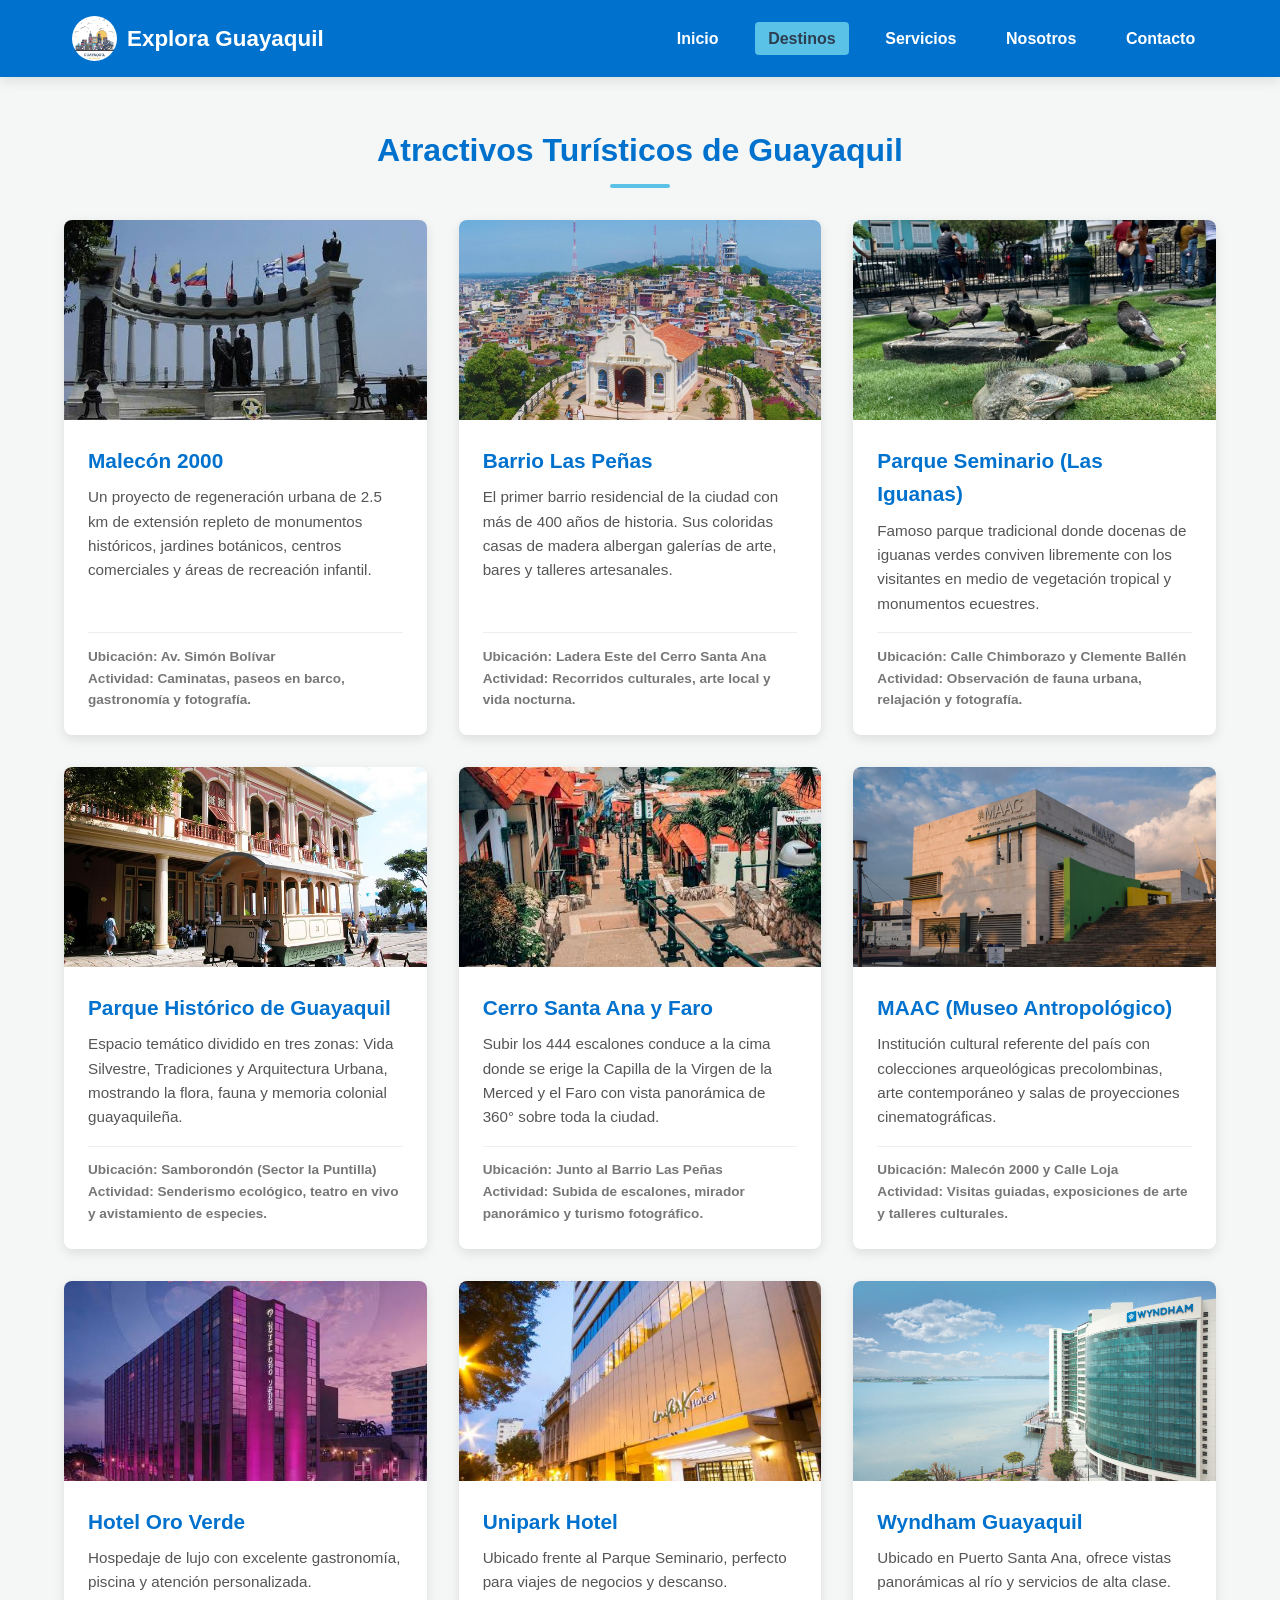
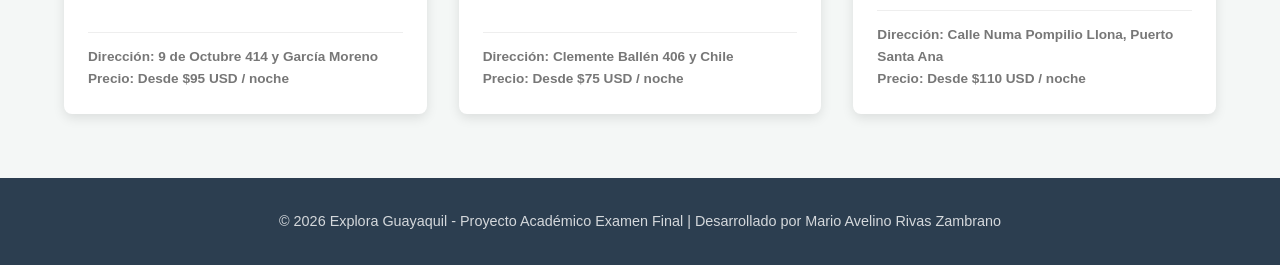
<file: destinos.html>
<!DOCTYPE html>
<html lang="es">
<head>
  <meta charset="UTF-8">
  <meta name="viewport" content="width=device-width, initial-scale=1.0">
  <title>Destinos - Explora Guayaquil</title>
  <link rel="stylesheet" href="css/style.css">
</head>
<body>

  <header>
    <nav class="navbar">
      <a href="index.html" class="logo-container">
        <img src="images/logo.jpeg" alt="Logo Explora Guayaquil">
        <h1>Explora Guayaquil</h1>
      </a>
      <ul class="nav-links">
        <li><a href="index.html">Inicio</a></li>
        <li><a href="destinos.html" class="active">Destinos</a></li>
        <li><a href="servicios.html">Servicios</a></li>
        <li><a href="nosotros.html">Nosotros</a></li>
        <li><a href="contactos.html">Contacto</a></li>
      </ul>
    </nav>
  </header>

  <main class="container">
    <h2 class="section-title">Atractivos Turísticos de Guayaquil</h2>
    
    <div class="grid-cards">
      <!-- Atractivo 1 -->
      <article class="card">
        <img src="images/malecon2000.jpg" alt="Malecón 2000">
        <div class="card-body">
          <h3>Malecón 2000</h3>
          <p>Un proyecto de regeneración urbana de 2.5 km de extensión repleto de monumentos históricos, jardines botánicos, centros comerciales y áreas de recreación infantil.</p>
          <div class="card-meta">
            <strong>Ubicación:</strong> Av. Simón Bolívar<br>
            <strong>Actividad:</strong> Caminatas, paseos en barco, gastronomía y fotografía.
          </div>
        </div>
      </article>

      <!-- Atractivo 2 -->
      <article class="card">
        <img src="images/laspenias.jpg" alt="Barrio Las Peñas">
        <div class="card-body">
          <h3>Barrio Las Peñas</h3>
          <p>El primer barrio residencial de la ciudad con más de 400 años de historia. Sus coloridas casas de madera albergan galerías de arte, bares y talleres artesanales.</p>
          <div class="card-meta">
            <strong>Ubicación:</strong> Ladera Este del Cerro Santa Ana<br>
            <strong>Actividad:</strong> Recorridos culturales, arte local y vida nocturna.
          </div>
        </div>
      </article>

      <!-- Atractivo 3 -->
      <article class="card">
        <img src="images/parqueiguana.jpg" alt="Parque Seminario">
        <div class="card-body">
          <h3>Parque Seminario (Las Iguanas)</h3>
          <p>Famoso parque tradicional donde docenas de iguanas verdes conviven libremente con los visitantes en medio de vegetación tropical y monumentos ecuestres.</p>
          <div class="card-meta">
            <strong>Ubicación:</strong> Calle Chimborazo y Clemente Ballén<br>
            <strong>Actividad:</strong> Observación de fauna urbana, relajación y fotografía.
          </div>
        </div>
      </article>

      <!-- Atractivo 4 -->
      <article class="card">
        <img src="images/parqueh.jpg" alt="Parque Histórico">
        <div class="card-body">
          <h3>Parque Histórico de Guayaquil</h3>
          <p>Espacio temático dividido en tres zonas: Vida Silvestre, Tradiciones y Arquitectura Urbana, mostrando la flora, fauna y memoria colonial guayaquileña.</p>
          <div class="card-meta">
            <strong>Ubicación:</strong> Samborondón (Sector la Puntilla)<br>
            <strong>Actividad:</strong> Senderismo ecológico, teatro en vivo y avistamiento de especies.
          </div>
        </div>
      </article>

      <!-- Atractivo 5 -->
      <article class="card">
        <img src="images/cerrosantaana.jpg" alt="Cerro Santa Ana y Faro">
        <div class="card-body">
          <h3>Cerro Santa Ana y Faro</h3>
          <p>Subir los 444 escalones conduce a la cima donde se erige la Capilla de la Virgen de la Merced y el Faro con vista panorámica de 360° sobre toda la ciudad.</p>
          <div class="card-meta">
            <strong>Ubicación:</strong> Junto al Barrio Las Peñas<br>
            <strong>Actividad:</strong> Subida de escalones, mirador panorámico y turismo fotográfico.
          </div>
        </div>
      </article>

      <!-- Atractivo 6 -->
      <article class="card">
        <img src="images/museoa.jpg" alt="Museo Antropológico y de Arte Contemporáneo">
        <div class="card-body">
          <h3>MAAC (Museo Antropológico)</h3>
          <p>Institución cultural referente del país con colecciones arqueológicas precolombinas, arte contemporáneo y salas de proyecciones cinematográficas.</p>
          <div class="card-meta">
            <strong>Ubicación:</strong> Malecón 2000 y Calle Loja<br>
            <strong>Actividad:</strong> Visitas guiadas, exposiciones de arte y talleres culturales.
          </div>
        </div>
      </article>

      <!-- Hotel 1 -->
      <article class="card">
        <img src="images/oroverde.jpg" alt="Hotel Oro Verde">
        <div class="card-body">
          <h3>Hotel Oro Verde</h3>
          <p>Hospedaje de lujo con excelente gastronomía, piscina y atención personalizada.</p>
          <div class="card-meta">
            <strong>Dirección:</strong> 9 de Octubre 414 y García Moreno<br>
            <strong>Precio:</strong> Desde $95 USD / noche
          </div>
        </div>
      </article>

      <!-- Hotel 2 -->
      <article class="card">
        <img src="images/unipark.jpg" alt="Unipark Hotel">
        <div class="card-body">
          <h3>Unipark Hotel</h3>
          <p>Ubicado frente al Parque Seminario, perfecto para viajes de negocios y descanso.</p>
          <div class="card-meta">
            <strong>Dirección:</strong> Clemente Ballén 406 y Chile<br>
            <strong>Precio:</strong> Desde $75 USD / noche
          </div>
        </div>
      </article>

      <!-- Hotel 3 -->
      <article class="card">
        <img src="images/hotelw.webp" alt="Wyndham Guayaquil">
        <div class="card-body">
          <h3>Wyndham Guayaquil</h3>
          <p>Ubicado en Puerto Santa Ana, ofrece vistas panorámicas al río y servicios de alta clase.</p>
          <div class="card-meta">
            <strong>Dirección:</strong> Calle Numa Pompilio Llona, Puerto Santa Ana<br>
            <strong>Precio:</strong> Desde $110 USD / noche
          </div>
        </div>
      </article>
    </div>
  </main>

  <footer>
    <p>&copy; 2026 Explora Guayaquil - Proyecto Académico Examen Final | Desarrollado por Mario Avelino Rivas Zambrano</p>
  </footer>

</body>
</html>
</file>
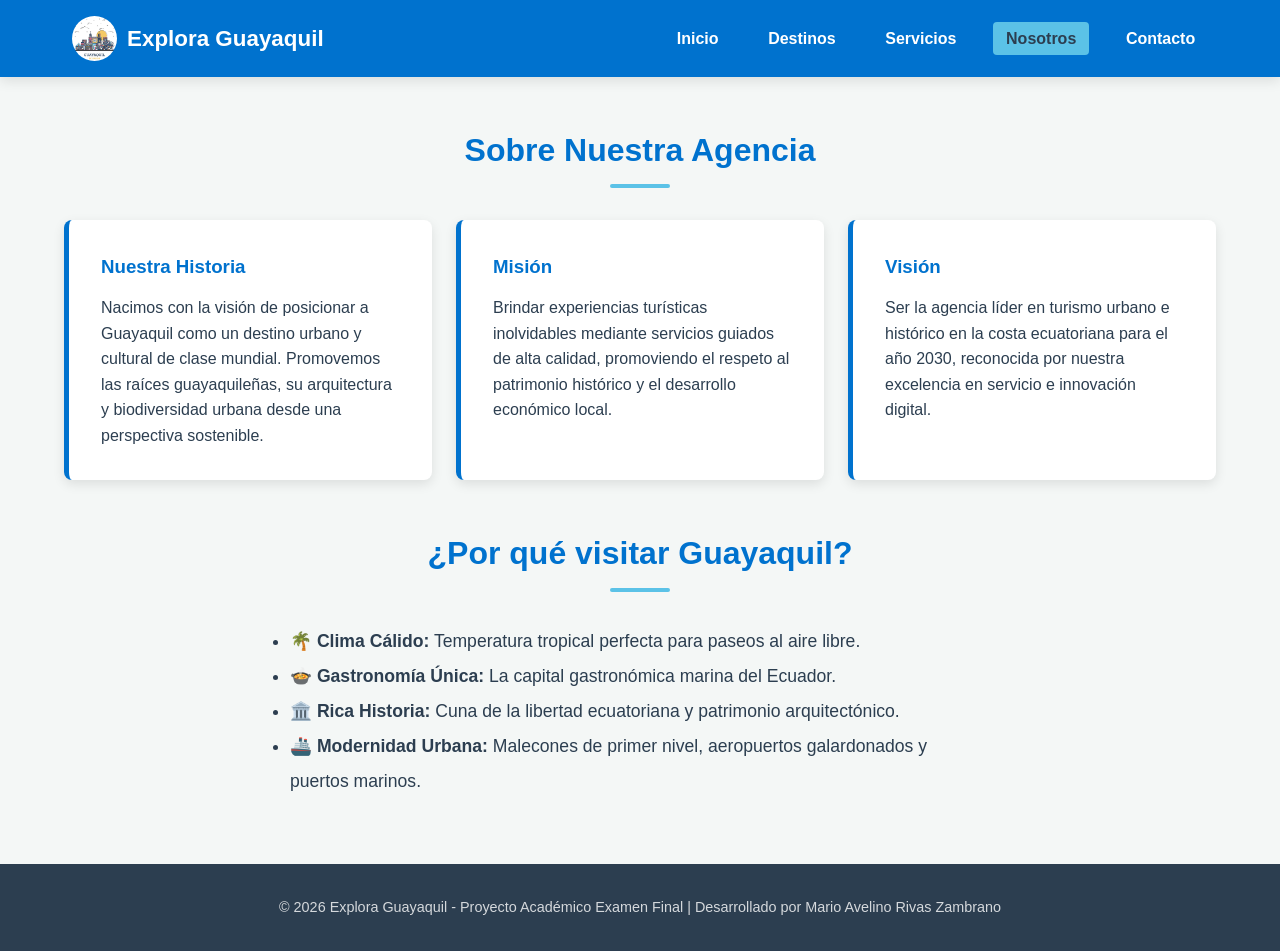
<file: nosotros.html>
<!DOCTYPE html>
<html lang="es">
<head>
  <meta charset="UTF-8">
  <meta name="viewport" content="width=device-width, initial-scale=1.0">
  <title>Nosotros - Explora Guayaquil</title>
  <link rel="stylesheet" href="css/style.css">
</head>
<body>

  <header>
    <nav class="navbar">
      <a href="index.html" class="logo-container">
        <img src="images/logo.jpeg" alt="Logo Explora Guayaquil">
        <h1>Explora Guayaquil</h1>
      </a>
      <ul class="nav-links">
        <li><a href="index.html">Inicio</a></li>
        <li><a href="destinos.html">Destinos</a></li>
        <li><a href="servicios.html">Servicios</a></li>
        <li><a href="nosotros.html" class="active">Nosotros</a></li>
        <li><a href="contactos.html">Contacto</a></li>
      </ul>
    </nav>
  </header>

  <main class="container">
    <h2 class="section-title">Sobre Nuestra Agencia</h2>

    <div class="about-grid">
      <div class="about-box">
        <h3>Nuestra Historia</h3>
        <p>Nacimos con la visión de posicionar a Guayaquil como un destino urbano y cultural de clase mundial. Promovemos las raíces guayaquileñas, su arquitectura y biodiversidad urbana desde una perspectiva sostenible.</p>
      </div>

      <div class="about-box">
        <h3>Misión</h3>
        <p>Brindar experiencias turísticas inolvidables mediante servicios guiados de alta calidad, promoviendo el respeto al patrimonio histórico y el desarrollo económico local.</p>
      </div>

      <div class="about-box">
        <h3>Visión</h3>
        <p>Ser la agencia líder en turismo urbano e histórico en la costa ecuatoriana para el año 2030, reconocida por nuestra excelencia en servicio e innovación digital.</p>
      </div>
    </div>

    <h2 class="section-title">¿Por qué visitar Guayaquil?</h2>
    <ul style="max-width: 700px; margin: 0 auto; line-height: 2; font-size: 1.1rem;">
      <li>🌴 <strong>Clima Cálido:</strong> Temperatura tropical perfecta para paseos al aire libre.</li>
      <li>🍲 <strong>Gastronomía Única:</strong> La capital gastronómica marina del Ecuador.</li>
      <li>🏛️ <strong>Rica Historia:</strong> Cuna de la libertad ecuatoriana y patrimonio arquitectónico.</li>
      <li>🚢 <strong>Modernidad Urbana:</strong> Malecones de primer nivel, aeropuertos galardonados y puertos marinos.</li>
    </ul>
  </main>

  <footer>
    <p>&copy; 2026 Explora Guayaquil - Proyecto Académico Examen Final | Desarrollado por Mario Avelino Rivas Zambrano</p>
  </footer>

</body>
</html>
</file>
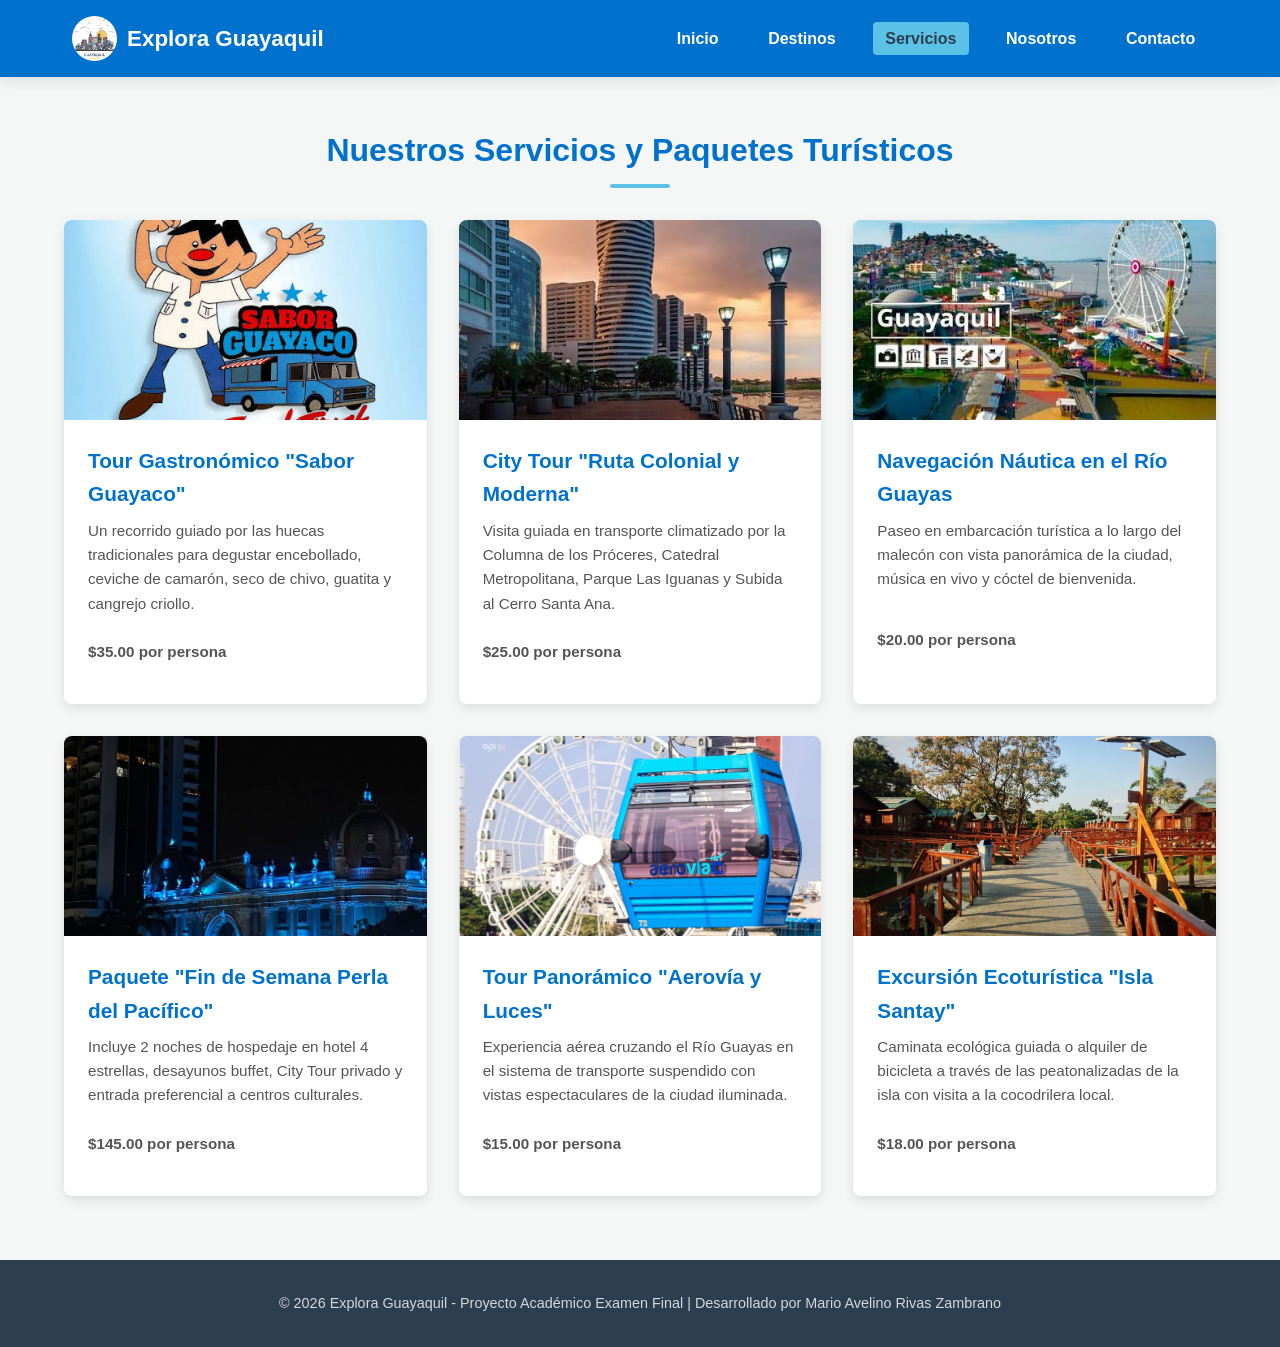
<file: servicios.html>
<!DOCTYPE html>
<html lang="es">
<head>
  <meta charset="UTF-8">
  <meta name="viewport" content="width=device-width, initial-scale=1.0">
  <title>Servicios - Explora Guayaquil</title>
  <link rel="stylesheet" href="css/style.css">
</head>
<body>

  <header>
    <nav class="navbar">
      <a href="index.html" class="logo-container">
        <img src="images/logo.jpeg" alt="Logo Explora Guayaquil">
        <h1>Explora Guayaquil</h1>
      </a>
      <ul class="nav-links">
        <li><a href="index.html">Inicio</a></li>
        <li><a href="destinos.html">Destinos</a></li>
        <li><a href="servicios.html" class="active">Servicios</a></li>
        <li><a href="nosotros.html">Nosotros</a></li>
        <li><a href="contactos.html">Contacto</a></li>
      </ul>
    </nav>
  </header>

  <main class="container">
    <h2 class="section-title">Nuestros Servicios y Paquetes Turísticos</h2>

    <div class="grid-cards">
      <!-- Servicio 1 -->
      <article class="card">
        <img src="images/saborg.jpg" alt="Tour Gastronómico Guayaco">
        <div class="card-body">
          <h3>Tour Gastronómico "Sabor Guayaco"</h3>
          <p>Un recorrido guiado por las huecas tradicionales para degustar encebollado, ceviche de camarón, seco de chivo, guatita y cangrejo criollo.</p>
          <p class="price-tag">$35.00 por persona</p>
        </div>
      </article>

      <!-- Servicio 2 -->
      <article class="card">
        <img src="images/rutag.jpg" alt="City Tour Histórico">
        <div class="card-body">
          <h3>City Tour "Ruta Colonial y Moderna"</h3>
          <p>Visita guiada en transporte climatizado por la Columna de los Próceres, Catedral Metropolitana, Parque Las Iguanas y Subida al Cerro Santa Ana.</p>
          <p class="price-tag">$25.00 por persona</p>
        </div>
      </article>

      <!-- Servicio 3 -->
      <article class="card">
        <img src="images/paseog.jpg" alt="Paseo Náutico Río Guayas">
        <div class="card-body">
          <h3>Navegación Náutica en el Río Guayas</h3>
          <p>Paseo en embarcación turística a lo largo del malecón con vista panorámica de la ciudad, música en vivo y cóctel de bienvenida.</p>
          <p class="price-tag">$20.00 por persona</p>
        </div>
      </article>

      <!-- Servicio 4 -->
      <article class="card">
        <img src="images/nocheg.jpg" alt="Paquete Fin de Semana Guayaquil">
        <div class="card-body">
          <h3>Paquete "Fin de Semana Perla del Pacífico"</h3>
          <p>Incluye 2 noches de hospedaje en hotel 4 estrellas, desayunos buffet, City Tour privado y entrada preferencial a centros culturales.</p>
          <p class="price-tag">$145.00 por persona</p>
        </div>
      </article>

      <!-- Servicio 5 -->
      <article class="card">
        <img src="images/aerovia-guayaquil.jpeg" alt="Paseo Nocturno en Aerovía">
        <div class="card-body">
          <h3>Tour Panorámico "Aerovía y Luces"</h3>
          <p>Experiencia aérea cruzando el Río Guayas en el sistema de transporte suspendido con vistas espectaculares de la ciudad iluminada.</p>
          <p class="price-tag">$15.00 por persona</p>
        </div>
      </article>

      <!-- Servicio 6 -->
      <article class="card">
        <img src="images/islasantay.jpeg" alt="Excursión a Isla Santay">
        <div class="card-body">
          <h3>Excursión Ecoturística "Isla Santay"</h3>
          <p>Caminata ecológica guiada o alquiler de bicicleta a través de las peatonalizadas de la isla con visita a la cocodrilera local.</p>
          <p class="price-tag">$18.00 por persona</p>
        </div>
      </article>
    </div>
  </main>

  <footer>
    <p>&copy; 2026 Explora Guayaquil - Proyecto Académico Examen Final | Desarrollado por Mario Avelino Rivas Zambrano</p>
  </footer>

</body>
</html>
</file>
<file: css/style.css>
/* ==========================================================
   ESTILOS GENERALES Y VARIABLES (Guayaquil Turismo)
   ========================================================== */
:root {
  --primary-color: #0072ce;   /* Azul Guayaquil */
  --secondary-color: #5bc2e7; /* Celeste Bandera */
  --accent-color: #d9272e;    /* Rojo acento */
  --bg-light: #f4f7f6;
  --text-dark: #2c3e50;
  --text-light: #ffffff;
  --card-bg: #ffffff;
  --font-family: 'Segoe UI', Tahoma, Geneva, Verdana, sans-serif;
  --box-shadow: 0 4px 12px rgba(0, 0, 0, 0.1);
  --border-radius: 8px;
}

* {
  box-sizing: border-box;
  margin: 0;
  padding: 0;
}

body {
  font-family: var(--font-family);
  background-color: var(--bg-light);
  color: var(--text-dark);
  line-height: 1.6;
}

/* ==========================================================
   HEADER Y NAVEGACIÓN (Flexbox)
   ========================================================== */
header {
  background-color: var(--primary-color);
  box-shadow: var(--box-shadow);
  position: sticky;
  top: 0;
  z-index: 1000;
}

.navbar {
  display: flex;
  justify-content: space-between;
  align-items: center;
  max-width: 1200px;
  margin: 0 auto;
  padding: 1rem 2rem;
}

.logo-container {
  display: flex;
  align-items: center;
  gap: 10px;
  text-decoration: none;
  color: var(--text-light);
}

.logo-container img {
  width: 45px;
  height: 45px;
  border-radius: 50%;
  object-fit: cover;
}

.logo-container h1 {
  font-size: 1.4rem;
  font-weight: 700;
}

.nav-links {
  display: flex;
  list-style: none;
  gap: 1.5rem;
}

.nav-links a {
  color: var(--text-light);
  text-decoration: none;
  font-weight: 600;
  padding: 0.5rem 0.8rem;
  border-radius: 4px;
  transition: background-color 0.3s ease, color 0.3s ease;
}

.nav-links a:hover,
.nav-links a.active {
  background-color: var(--secondary-color);
  color: var(--text-dark);
}

/* ==========================================================
   SECCIÓN HERO
   ========================================================== */
.hero {
  background: linear-gradient(rgba(0, 0, 0, 0.5), rgba(0, 0, 0, 0.5)), url('../images/guayaquil.jpg') center/cover no-repeat;
  height: 70vh;
  display: flex;
  flex-direction: column;
  justify-content: center;
  align-items: center;
  text-align: center;
  color: var(--text-light);
  padding: 0 1rem;
}

.hero h2 {
  font-size: 2.8rem;
  margin-bottom: 0.5rem;
  text-shadow: 2px 2px 4px rgba(0, 0, 0, 0.6);
}

.hero p {
  font-size: 1.2rem;
  max-width: 600px;
  margin-bottom: 1.5rem;
}

.btn-primary {
  display: inline-block;
  background-color: var(--accent-color);
  color: var(--text-light);
  padding: 0.8rem 1.8rem;
  border-radius: 25px;
  text-decoration: none;
  font-weight: bold;
  transition: transform 0.2s ease, background-color 0.3s ease;
  border: none;
  cursor: pointer;
}

.btn-primary:hover {
  background-color: #b01b22;
  transform: translateY(-2px);
}

/* ==========================================================
   ESTRUCTURA CONTENEDORES Y REJILLAS (CSS Grid)
   ========================================================== */
.container {
  max-width: 1200px;
  margin: 3rem auto;
  padding: 0 1.5rem;
}

.section-title {
  text-align: center;
  font-size: 2rem;
  margin-bottom: 2rem;
  color: var(--primary-color);
  position: relative;
}

.section-title::after {
  content: '';
  width: 60px;
  height: 4px;
  background-color: var(--secondary-color);
  display: block;
  margin: 8px auto 0;
  border-radius: 2px;
}

.grid-cards {
  display: grid;
  grid-template-columns: repeat(auto-fit, minmax(300px, 1fr));
  gap: 2rem;
}

.card {
  background-color: var(--card-bg);
  border-radius: var(--border-radius);
  overflow: hidden;
  box-shadow: var(--box-shadow);
  transition: transform 0.3s ease, box-shadow 0.3s ease;
  display: flex;
  flex-direction: column;
}

.card:hover {
  transform: translateY(-5px);
  box-shadow: 0 8px 20px rgba(0, 0, 0, 0.15);
}

.card img {
  width: 100%;
  height: 200px;
  object-fit: cover;
}

.card-body {
  padding: 1.5rem;
  display: flex;
  flex-direction: column;
  flex-grow: 1;
}

.card-body h3 {
  font-size: 1.3rem;
  color: var(--primary-color);
  margin-bottom: 0.5rem;
}

.card-body p {
  font-size: 0.95rem;
  color: #555;
  margin-bottom: 1rem;
  flex-grow: 1;
}

.card-meta {
  font-size: 0.85rem;
  font-weight: bold;
  color: #777;
  border-top: 1px solid #eee;
  padding-top: 0.8rem;
}

.price-tag {
  font-size: 1.2rem;
  font-weight: bold;
  color: var(--accent-color);
  margin-top: 0.5rem;
}

/* ==========================================================
   SECCIÓN NOSOTROS (Flexbox)
   ========================================================== */
.about-grid {
  display: grid;
  grid-template-columns: repeat(auto-fit, minmax(280px, 1fr));
  gap: 1.5rem;
  margin-bottom: 3rem;
}

.about-box {
  background: var(--card-bg);
  padding: 2rem;
  border-radius: var(--border-radius);
  box-shadow: var(--box-shadow);
  border-left: 5px solid var(--primary-color);
}

.about-box h3 {
  color: var(--primary-color);
  margin-bottom: 0.8rem;
}

/* ==========================================================
   FORMULARIO DE CONTACTO
   ========================================================== */
.form-container {
  max-width: 700px;
  margin: 0 auto;
  background: var(--card-bg);
  padding: 2.5rem;
  border-radius: var(--border-radius);
  box-shadow: var(--box-shadow);
}

.form-group {
  margin-bottom: 1.2rem;
  display: flex;
  flex-direction: column;
}

.form-group label {
  font-weight: 600;
  margin-bottom: 0.4rem;
  color: var(--text-dark);
}

.form-group input,
.form-group select,
.form-group textarea {
  width: 100%;
  padding: 0.8rem;
  border: 1px solid #ccc;
  border-radius: 4px;
  font-family: inherit;
  font-size: 1rem;
  transition: border-color 0.3s ease, box-shadow 0.3s ease;
}

.form-group input:focus,
.form-group select:focus,
.form-group textarea:focus {
  outline: none;
  border-color: var(--primary-color);
  box-shadow: 0 0 5px rgba(0, 114, 206, 0.4);
}

.form-row {
  display: grid;
  grid-template-columns: 1fr 1fr;
  gap: 1rem;
}

/* ==========================================================
   FOOTER
   ========================================================== */
footer {
  background-color: var(--text-dark);
  color: var(--text-light);
  text-align: center;
  padding: 2rem 1rem;
  margin-top: 4rem;
}

footer p {
  font-size: 0.9rem;
  opacity: 0.8;
}

/* ==========================================================
   DISEÑO RESPONSIVE (@media query obligatorio)
   ========================================================== */
@media (max-width: 768px) {
  .navbar {
    flex-direction: column;
    gap: 1rem;
  }

  .nav-links {
    flex-wrap: wrap;
    justify-content: center;
    gap: 0.8rem;
  }

  .hero h2 {
    font-size: 2rem;
  }

  .hero p {
    font-size: 1rem;
  }

  .form-row {
    grid-template-columns: 1fr;
  }

  .container {
    padding: 0 1rem;
  }
}
</file>
